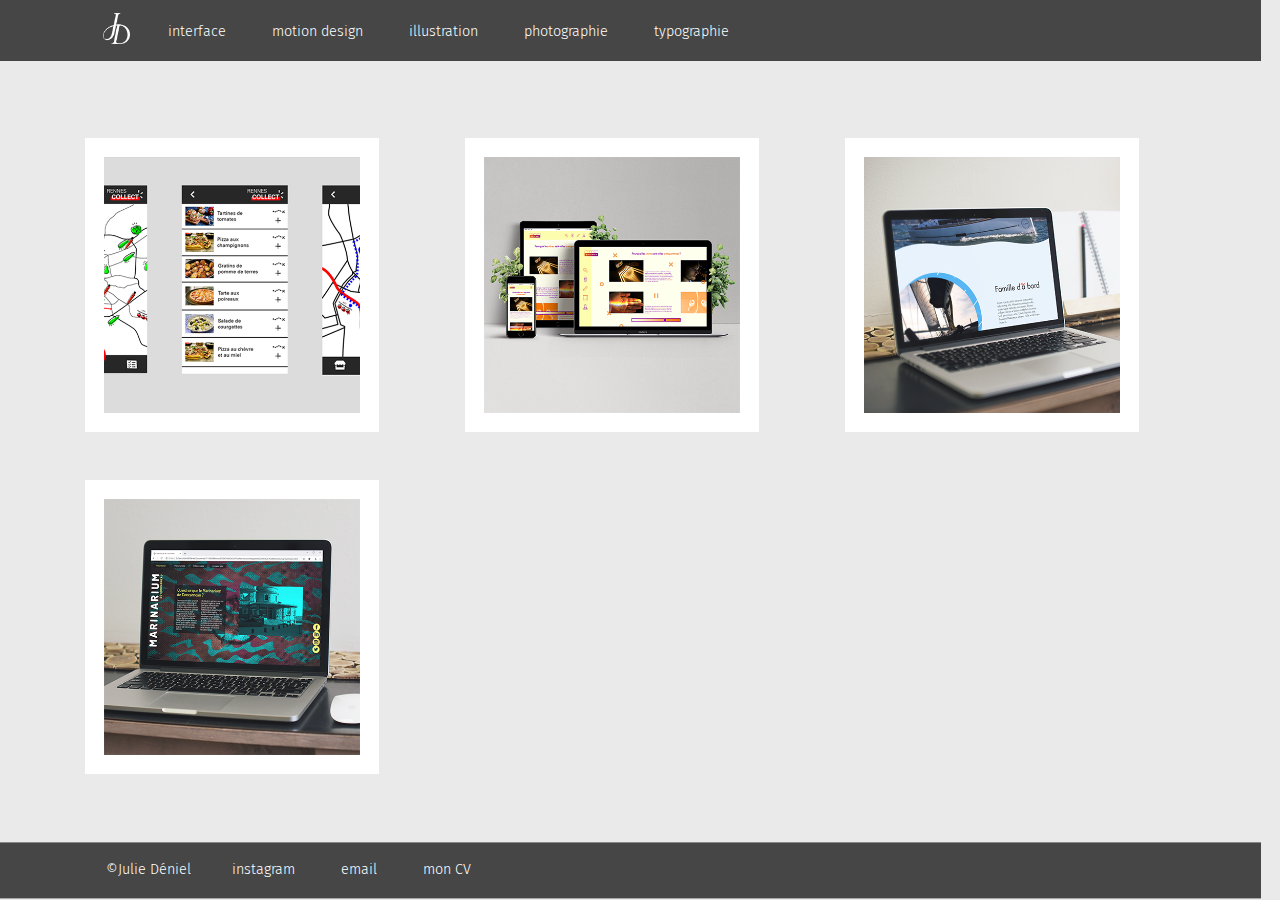
<file: book julie deniel/categories/interfaces.html>
<!DOCTYPE html>
<html>
<head>
        <meta charset="utf-8" />
        <title>Interfaces</title>

        <link href="../css/bootstrap.css" rel="stylesheet">
        <link href="../css/reset.css" rel="stylesheet">
        <link href="../css/style.min.css" rel="stylesheet">
        <link href="../css/fonts.css" rel="stylesheet">



<!-- FAVICON -->
<link rel="apple-touch-icon" sizes="57x57" href="../images/favicon/apple-icon-57x57.png">
<link rel="apple-touch-icon" sizes="60x60" href="../images/favicon../images/favicon/apple-icon-60x60.png">
<link rel="apple-touch-icon" sizes="72x72" href="../images/favicon/apple-icon-72x72.png">
<link rel="apple-touch-icon" sizes="76x76" href="../images/favicon/apple-icon-76x76.png">
<link rel="apple-touch-icon" sizes="114x114" href="../images/favicon/apple-icon-114x114.png">
<link rel="apple-touch-icon" sizes="120x120" href="../images/favicon/apple-icon-120x120.png">
<link rel="apple-touch-icon" sizes="144x144" href="../images/favicon/apple-icon-144x144.png">
<link rel="apple-touch-icon" sizes="152x152" href="../images/favicon/apple-icon-152x152.png">
<link rel="apple-touch-icon" sizes="180x180" href="../images/favicon/apple-icon-180x180.png">
<link rel="icon" type="image/png" sizes="192x192"  href="../images/favicon/android-icon-192x192.png">
<link rel="icon" type="image/png" sizes="32x32" href="../images/favicon/favicon-32x32.png">
<link rel="icon" type="image/png" sizes="96x96" href="../images/favicon/favicon-96x96.png">
<link rel="icon" type="image/png" sizes="16x16" href="../images/favicon/favicon-16x16.png">
<link rel="manifest" href="../images/favicon/manifest.json">
<meta name="msapplication-TileColor" content="#ffffff">
<meta name="msapplication-TileImage" content="../images/favicon/ms-icon-144x144.png">
<meta name="theme-color" content="#ffffff">

</head>


<header>
<nav class="menu">
                <ul>
                    <li><a href="../index.html"><img class="monogramme" src="../images/home/monogramme_transparent_blanc.png" alt="monogramme"></a></li>
                    <li><a class="category" href="#">interface</a></li>
                    <li><a class="category" href="motion_design.html">motion design</a></li>
                    <li><a class="category" href="illustrations.html">illustration</a></li>
                    <li><a class="category" href="photographies.html">photographie</a></li>
                    <li><a class="category" href="typographies.html">typographie</a></li>
                </ul>
</nav>
</header>



<body>
<main id="site_content">

<div class="container">
    <div class="row">
        <div class="col-md-4">
        <figure>
            <a href="../pages_projets/page_projet1.html"><img class="vignettes" alt="rennes ville nouricière" src="../images/home/vignette_rvn.png"></a>
        </figure>
        </div>

        <div class="col-md-4">
        <figure>
            <a href="../pages_projets/page_projet1.html"><img class="vignettes" alt="intra science" src="../images/home/vignette_intrascience.png"></a>
        </figure>
        </div>


        <div class="col-md-4">
        <figure>
            <a href="../pages_projets/page_projet1.html"><img class="vignettes" alt="famille d'à bord" src="../images/home/vignette_fdab.png"></a>
        </figure>
        </div>
    </div>


     <div class="row">
       <div class="col-md-4">
       <figure>
           <a href="../pages_projets/page_projet1.html"><img class="vignettes" alt="marinarium de Concarneau" src="../images/home/vignette_marinarium.png"></a>
       </figure>
       </div>


        <div class="offset-md-4 offset-md-4"></div>
    </div>
</div>
</main>
</body>

<footer>
   <nav class="navbar">
                <ul>
                    <li>©Julie Déniel</li>
                    <li><a href="https://www.instagram.com/julie.deniel.design/">instagram</a></li>
                    <li><a href="#">email</a></li>
                    <li><a href="CV_2019.pdf">mon CV</a></li>
                </ul>
</nav>
</footer>

</html>
</file>
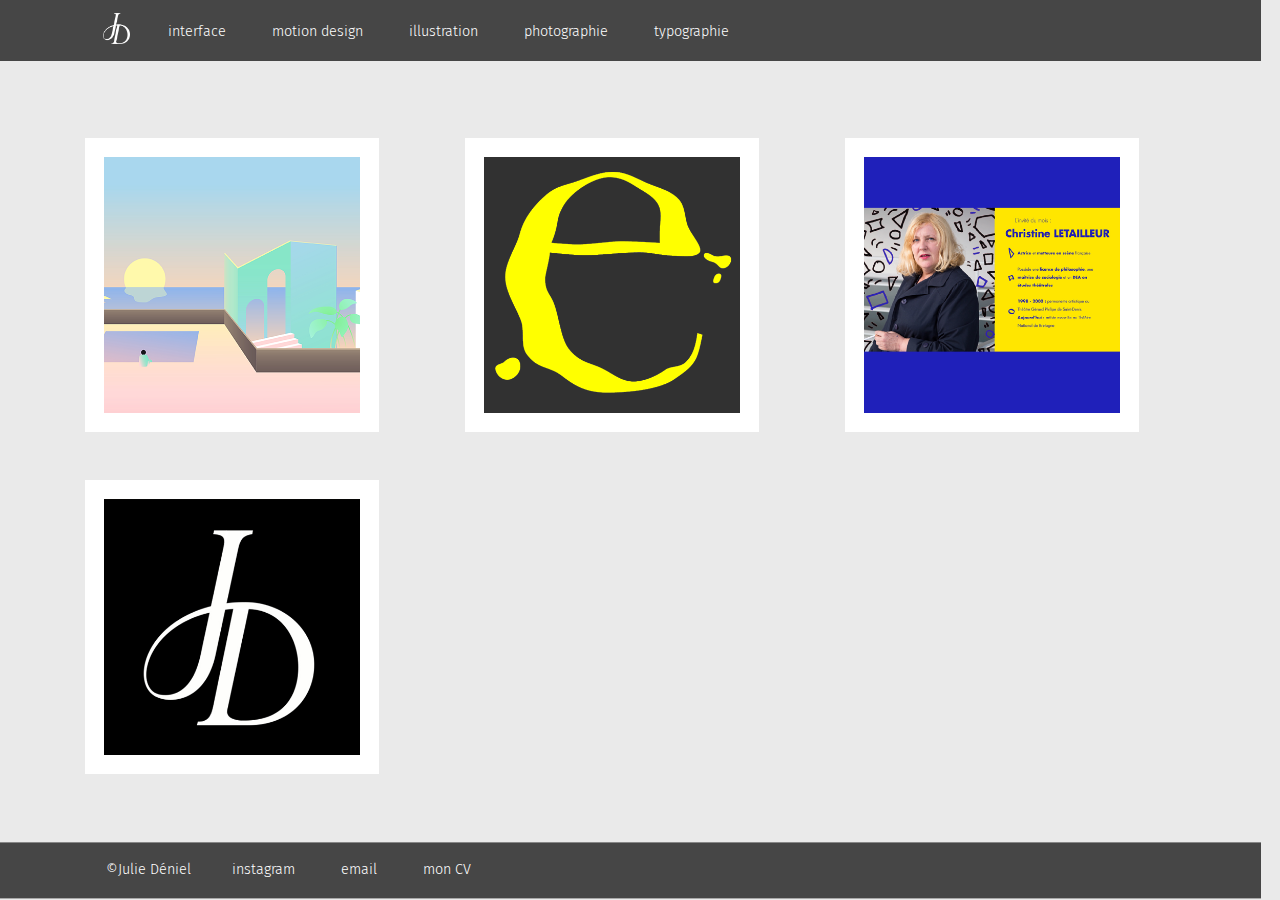
<file: book julie deniel/categories/motion_design.html>
<!DOCTYPE html>
<html>
<head>
        <meta charset="utf-8" />
        <title>Motion Design</title>

        <link href="../css/bootstrap.css" rel="stylesheet">
        <link href="../css/reset.css" rel="stylesheet">
        <link href="../css/style.min.css" rel="stylesheet">
        <link href="../css/fonts.css" rel="stylesheet">



<!-- FAVICON -->
<link rel="apple-touch-icon" sizes="57x57" href="../images/favicon/apple-icon-57x57.png">
<link rel="apple-touch-icon" sizes="60x60" href="../images/favicon../images/favicon/apple-icon-60x60.png">
<link rel="apple-touch-icon" sizes="72x72" href="../images/favicon/apple-icon-72x72.png">
<link rel="apple-touch-icon" sizes="76x76" href="../images/favicon/apple-icon-76x76.png">
<link rel="apple-touch-icon" sizes="114x114" href="../images/favicon/apple-icon-114x114.png">
<link rel="apple-touch-icon" sizes="120x120" href="../images/favicon/apple-icon-120x120.png">
<link rel="apple-touch-icon" sizes="144x144" href="../images/favicon/apple-icon-144x144.png">
<link rel="apple-touch-icon" sizes="152x152" href="../images/favicon/apple-icon-152x152.png">
<link rel="apple-touch-icon" sizes="180x180" href="../images/favicon/apple-icon-180x180.png">
<link rel="icon" type="image/png" sizes="192x192"  href="../images/favicon/android-icon-192x192.png">
<link rel="icon" type="image/png" sizes="32x32" href="../images/favicon/favicon-32x32.png">
<link rel="icon" type="image/png" sizes="96x96" href="../images/favicon/favicon-96x96.png">
<link rel="icon" type="image/png" sizes="16x16" href="../images/favicon/favicon-16x16.png">
<link rel="manifest" href="../images/favicon/manifest.json">
<meta name="msapplication-TileColor" content="#ffffff">
<meta name="msapplication-TileImage" content="../images/favicon/ms-icon-144x144.png">
<meta name="theme-color" content="#ffffff">

</head>


<header>
<nav class="menu">
                <ul>
                    <li><a href="../index.html"><img class="monogramme" src="../images/home/monogramme_transparent_blanc.png" alt="monogramme"></a></li>
                    <li><a class="category" href="interfaces.html">interface</a></li>
                    <li><a class="category" href="#">motion design</a></li>
                    <li><a class="category" href="illustrations.html">illustration</a></li>
                    <li><a class="category" href="photographies.html">photographie</a></li>
                    <li><a class="category" href="typographies.html">typographie</a></li>
                </ul>
</nav>
</header>



<body>
<main id="site_content">

<div class="container">
    <div class="row">
      <div class="col-md-4">
      <figure>
          <a href="../pages_projets/page_projet1.html"><img class="vignettes" alt="paradis video 360" src="../images/home/vignette_paradis360.png"></a>
      </figure>
      </div>

      <div class="col-md-4">
      <figure>
          <a href="../pages_projets/page_projet1.html"><img class="vignettes" alt="extraordinaire" src="../images/home/vignette_extraordinaire.png"></a>
      </figure>
      </div>


      <div class="col-md-4">
      <figure>
          <a href="../pages_projets/page_projet1.html"><img class="vignettes" alt="pause théâtre" src="../images/home/vignette_pausetheatre.png"></a>
      </figure>
      </div>
    </div>


     <div class="row">
       <div class="col-md-4">
       <figure>
           <a href="../pages_projets/page_projet1.html"><img class="vignettes" alt="monogramme" src="../images/home/vignette_monogramme.png"></a>
       </figure>
       </div>


        <div class="offset-md-4 offset-md-4"></div>
    </div>
</div>
</main>
</body>

<footer>
   <nav class="navbar">
                <ul>
                    <li>©Julie Déniel</li>
                    <li><a href="https://www.instagram.com/julie.deniel.design/">instagram</a></li>
                    <li><a href="#">email</a></li>
                    <li><a href="CV_2019.pdf">mon CV</a></li>
                </ul>
</nav>
</footer>

</html>
</file>
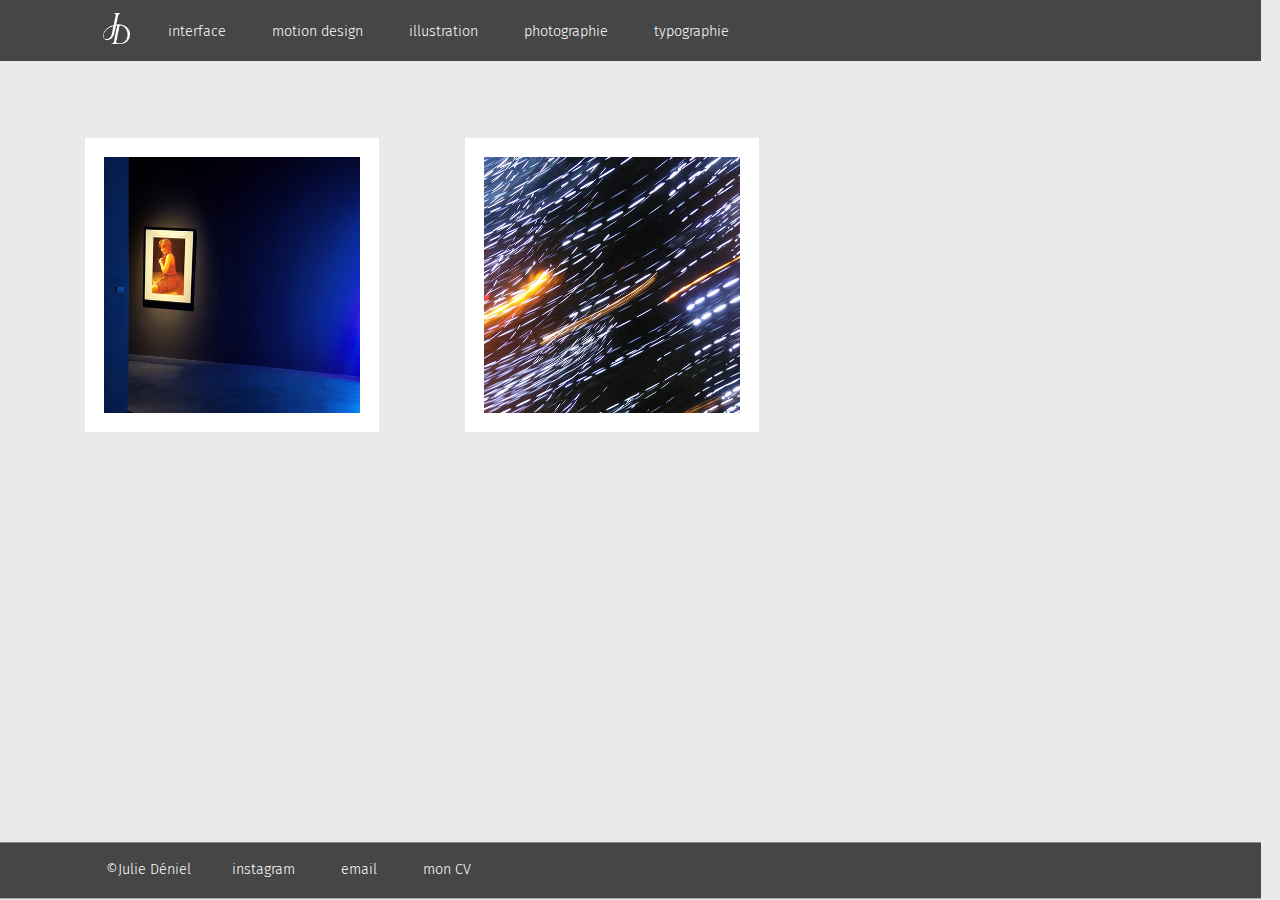
<file: book julie deniel/categories/photographies.html>
<!DOCTYPE html>
<html>
<head>
        <meta charset="utf-8" />
        <title>Photographie</title>

        <link href="../css/bootstrap.css" rel="stylesheet">
        <link href="../css/reset.css" rel="stylesheet">
        <link href="../css/style.min.css" rel="stylesheet">
        <link href="../css/fonts.css" rel="stylesheet">



<!-- FAVICON -->
<link rel="apple-touch-icon" sizes="57x57" href="../images/favicon/apple-icon-57x57.png">
<link rel="apple-touch-icon" sizes="60x60" href="../images/favicon../images/favicon/apple-icon-60x60.png">
<link rel="apple-touch-icon" sizes="72x72" href="../images/favicon/apple-icon-72x72.png">
<link rel="apple-touch-icon" sizes="76x76" href="../images/favicon/apple-icon-76x76.png">
<link rel="apple-touch-icon" sizes="114x114" href="../images/favicon/apple-icon-114x114.png">
<link rel="apple-touch-icon" sizes="120x120" href="../images/favicon/apple-icon-120x120.png">
<link rel="apple-touch-icon" sizes="144x144" href="../images/favicon/apple-icon-144x144.png">
<link rel="apple-touch-icon" sizes="152x152" href="../images/favicon/apple-icon-152x152.png">
<link rel="apple-touch-icon" sizes="180x180" href="../images/favicon/apple-icon-180x180.png">
<link rel="icon" type="image/png" sizes="192x192"  href="../images/favicon/android-icon-192x192.png">
<link rel="icon" type="image/png" sizes="32x32" href="../images/favicon/favicon-32x32.png">
<link rel="icon" type="image/png" sizes="96x96" href="../images/favicon/favicon-96x96.png">
<link rel="icon" type="image/png" sizes="16x16" href="../images/favicon/favicon-16x16.png">
<link rel="manifest" href="../images/favicon/manifest.json">
<meta name="msapplication-TileColor" content="#ffffff">
<meta name="msapplication-TileImage" content="../images/favicon/ms-icon-144x144.png">
<meta name="theme-color" content="#ffffff">

</head>



<header>
<nav class="menu">
                <ul>
                    <li><a href="../index.html"><img class="monogramme" src="../images/home/monogramme_transparent_blanc.png" alt="monogramme"></a></li>
                    <li><a class="category" href="interfaces.html">interface</a></li>
                    <li><a class="category" href="motion_design.html">motion design</a></li>
                    <li><a class="category" href="illustrations.html">illustration</a></li>
                    <li><a class="category" href="#">photographie</a></li>
                    <li><a class="category" href="typographies.html">typographie</a></li>
                </ul>
</nav>
</header>


<body>

<main id="site_content">
<div class="container">
    <div class="row">
      <div class="col-md-4">
      <figure>
          <a href="../pages_projets/page_projet1.html"><img class="vignettes" alt="anvers & rotterdam" src="../images/home/vignette_photorotterdam.png"></a>
      </figure>
      </div>

      <div class="col-md-4">
      <figure>
          <a href="../pages_projets/page_projet1.html"><img class="vignettes" alt="photographie musique MANAA" src="../images/home/vignette_musique_manaa.png"></a>
      </figure>
      </div>


        <div class="offset-md-4"></div>
    </div>
</div>
</main>
</body>

<footer>
   <nav class="navbar">
                <ul>
                    <li>©Julie Déniel</li>
                    <li><a href="https://www.instagram.com/julie.deniel.design/">instagram</a></li>
                    <li><a href="#">email</a></li>
                    <li><a href="CV_2019.pdf">mon CV</a></li>
                </ul>
</nav>
</footer>

</html>
</file>
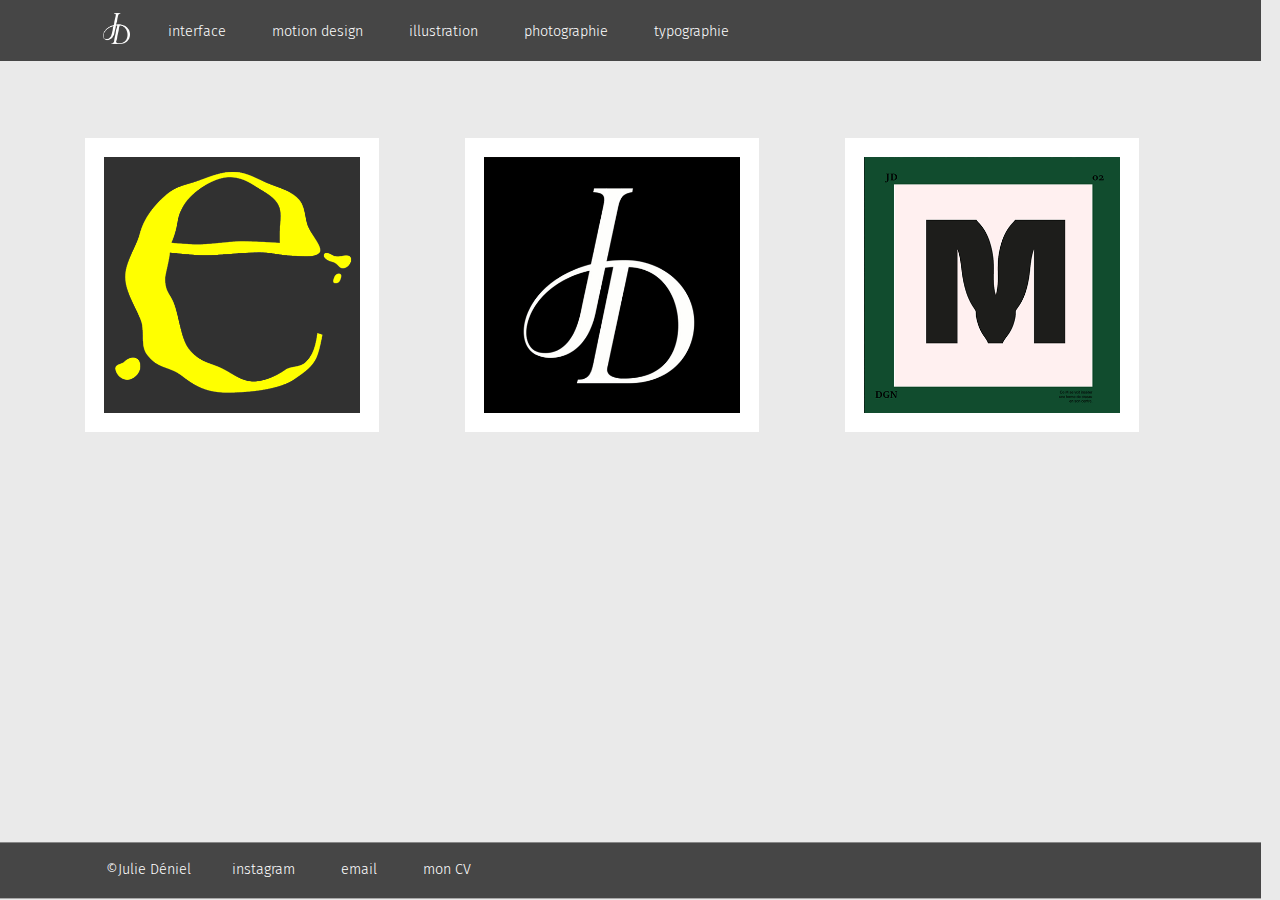
<file: book julie deniel/categories/typographies.html>
<!DOCTYPE html>
<html>
<head>
        <meta charset="utf-8" />
        <title>Typographie</title>

        <link href="../css/bootstrap.css" rel="stylesheet">
        <link href="../css/reset.css" rel="stylesheet">
        <link href="../css/style.min.css" rel="stylesheet">
        <link href="../css/fonts.css" rel="stylesheet">



<!-- FAVICON -->
<link rel="apple-touch-icon" sizes="57x57" href="../images/favicon/apple-icon-57x57.png">
<link rel="apple-touch-icon" sizes="60x60" href="../images/favicon../images/favicon/apple-icon-60x60.png">
<link rel="apple-touch-icon" sizes="72x72" href="../images/favicon/apple-icon-72x72.png">
<link rel="apple-touch-icon" sizes="76x76" href="../images/favicon/apple-icon-76x76.png">
<link rel="apple-touch-icon" sizes="114x114" href="../images/favicon/apple-icon-114x114.png">
<link rel="apple-touch-icon" sizes="120x120" href="../images/favicon/apple-icon-120x120.png">
<link rel="apple-touch-icon" sizes="144x144" href="../images/favicon/apple-icon-144x144.png">
<link rel="apple-touch-icon" sizes="152x152" href="../images/favicon/apple-icon-152x152.png">
<link rel="apple-touch-icon" sizes="180x180" href="../images/favicon/apple-icon-180x180.png">
<link rel="icon" type="image/png" sizes="192x192"  href="../images/favicon/android-icon-192x192.png">
<link rel="icon" type="image/png" sizes="32x32" href="../images/favicon/favicon-32x32.png">
<link rel="icon" type="image/png" sizes="96x96" href="../images/favicon/favicon-96x96.png">
<link rel="icon" type="image/png" sizes="16x16" href="../images/favicon/favicon-16x16.png">
<link rel="manifest" href="../images/favicon/manifest.json">
<meta name="msapplication-TileColor" content="#ffffff">
<meta name="msapplication-TileImage" content="../images/favicon/ms-icon-144x144.png">
<meta name="theme-color" content="#ffffff">

</head>


<header>
<nav class="menu">
                <ul>
                    <li><a href="../index.html"><img class="monogramme" src="../images/home/monogramme_transparent_blanc.png" alt="monogramme"></a></li>
                    <li><a class="category" href="interfaces.html">interface</a></li>
                    <li><a class="category" href="motion_design.html">motion design</a></li>
                    <li><a class="category" href="illustrations.html">illustration</a></li>
                    <li><a class="category" href="photographies.html">photographie</a></li>
                    <li><a class="category" href="#">typographie</a></li>
                </ul>
</nav>
</header>



<body>
<main id="site_content">
<div class="container">
    <div class="row">
      <div class="col-md-4">
      <figure>
          <a href="../pages_projets/page_projet1.html"><img class="vignettes" alt="extraordinaire" src="../images/home/vignette_extraordinaire.png"></a>
      </figure>
      </div>

      <div class="col-md-4">
      <figure>
          <a href="../pages_projets/page_projet1.html"><img class="vignettes" alt="monogramme" src="../images/home/vignette_monogramme.png"></a>
      </figure>
      </div>


      <div class="col-md-4">
      <figure>
          <a href="../pages_projets/page_projet1.html"><img class="vignettes" alt="jardin typographique" src="../images/home/vignette_jardintypo.png"></a>
      </figure>
      </div>
    </div>
</div>
</main>
</body>

<footer>
   <nav class="navbar">
                <ul>
                    <li>©Julie Déniel</li>
                    <li><a href="https://www.instagram.com/julie.deniel.design/">instagram</a></li>
                    <li><a href="#">email</a></li>
                    <li><a href="CV_2019.pdf">mon CV</a></li>
                </ul>
</nav>
</footer>

</html>
</file>
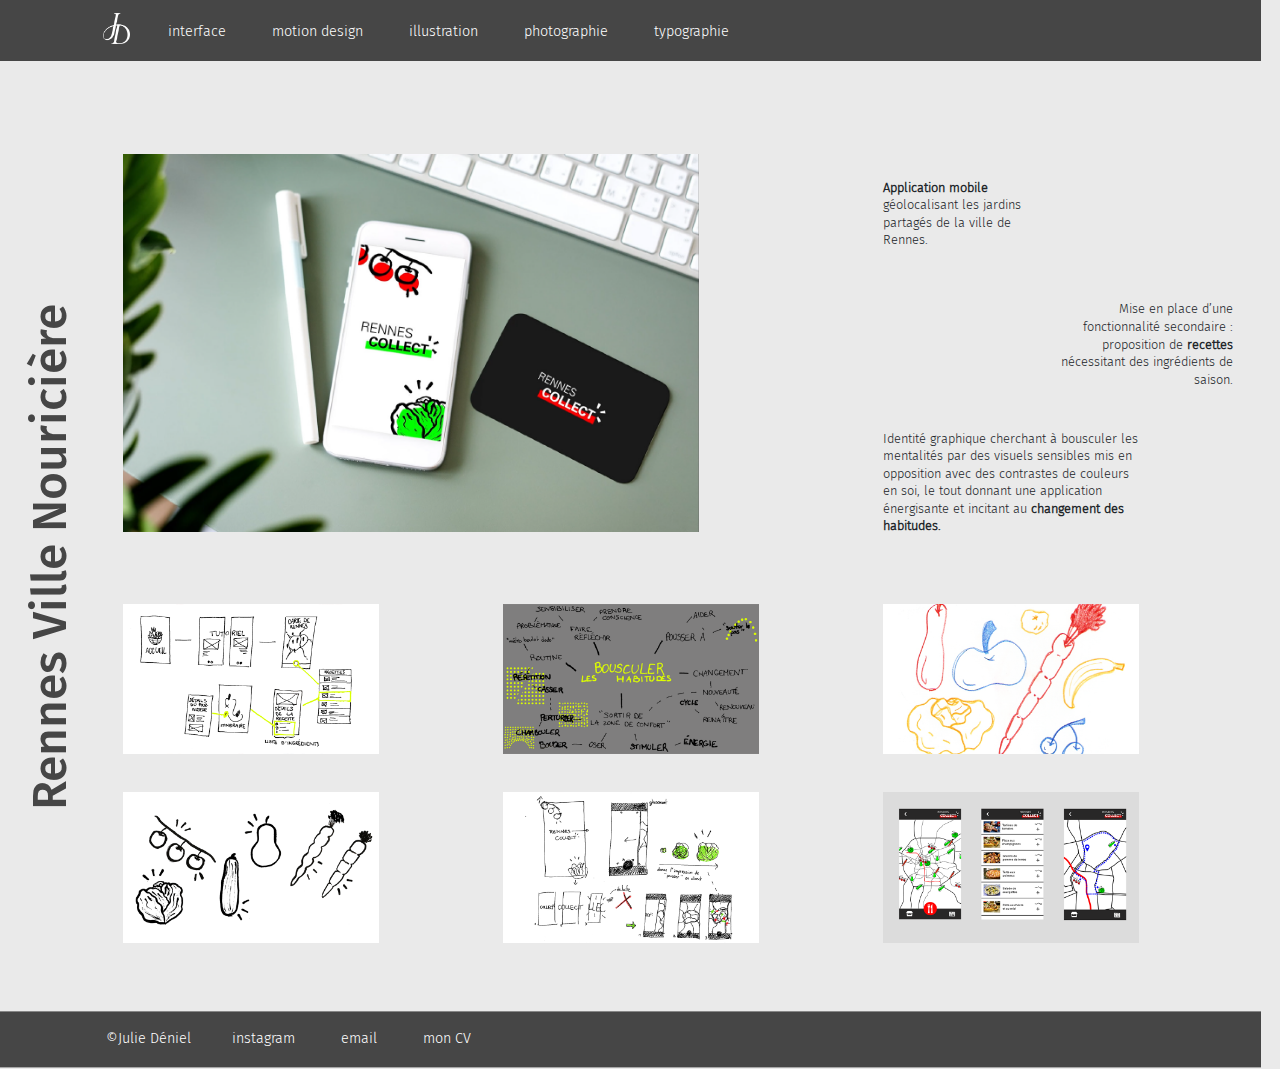
<file: book julie deniel/pages_projets/page_projet1.html>
<!DOCTYPE html>
<html lang="fr">
  <head>
    <meta charset="utf-8">
    <title>Page projet 1</title>

        <link href="../css/bootstrap.css" rel="stylesheet">
        <link href="../css/reset.css" rel="stylesheet">
        <link href="../css/style.min.css" rel="stylesheet">
        <link href="../css/fonts.css" rel="stylesheet">



<!-- FAVICON -->

<link rel="apple-touch-icon" sizes="57x57" href="../images/favicon/apple-icon-57x57.png">
<link rel="apple-touch-icon" sizes="60x60" href="../images/favicon../images/favicon/apple-icon-60x60.png">
<link rel="apple-touch-icon" sizes="72x72" href="../images/favicon/apple-icon-72x72.png">
<link rel="apple-touch-icon" sizes="76x76" href="../images/favicon/apple-icon-76x76.png">
<link rel="apple-touch-icon" sizes="114x114" href="../images/favicon/apple-icon-114x114.png">
<link rel="apple-touch-icon" sizes="120x120" href="../images/favicon/apple-icon-120x120.png">
<link rel="apple-touch-icon" sizes="144x144" href="../images/favicon/apple-icon-144x144.png">
<link rel="apple-touch-icon" sizes="152x152" href="../images/favicon/apple-icon-152x152.png">
<link rel="apple-touch-icon" sizes="180x180" href="../images/favicon/apple-icon-180x180.png">
<link rel="icon" type="image/png" sizes="192x192"  href="../images/favicon/android-icon-192x192.png">
<link rel="icon" type="image/png" sizes="32x32" href="../images/favicon/favicon-32x32.png">
<link rel="icon" type="image/png" sizes="96x96" href="../images/favicon/favicon-96x96.png">
<link rel="icon" type="image/png" sizes="16x16" href="../images/favicon/favicon-16x16.png">
<link rel="manifest" href="../images/favicon/manifest.json">
<meta name="msapplication-TileColor" content="#ffffff">
<meta name="msapplication-TileImage" content="../images/favicon/ms-icon-144x144.png">
<meta name="theme-color" content="#ffffff">

</head>


<!-- MENU -->

<header>
<nav class="menu">
                <ul>
                    <li><a href="../index.html"><img class="monogramme" src="../images/home/monogramme_transparent_blanc.png" alt="monogramme"></a></li>
                    <li><a class="category" href="../categories/interfaces.html">interface</a></li>
                    <li><a class="category" href="../categories/motion_design.html">motion design</a></li>
                    <li><a class="category" href="../categories/illustrations.html">illustration</a></li>
                    <li><a class="category" href="../categories/photographies.html">photographie</a></li>
                    <li><a class="category" href="../categories/typographies.html">typographie</a></li>
                </ul>
</nav>
</header>






<body>
<main id="site_content">

<p class="titre">Rennes Ville Nouricière</p>


<!-- VISUEL PRINCIPAL + EXPLICATIONS -->

<div class="container">
    <section class="row">
        <div class="col-md-7">
          <img class="big_img" src="../images/projets/RVN/RVN_mockup_FIXE.png" alt="mockup fixe">
        </div>


        <div class="offset-md-1 col-md-4">
          <div class="row">
            <div class="col-lg-6 description debut"><p><em>Application mobile</em> géolocalisant les jardins partagés de la ville de Rennes. </p></div>
            <div class="offset-lg-6"></div>
          </div>

          <div class="row">
            <div class="offset-lg-5 col-lg-7 description milieu align-right"><p>Mise en place d’une fonctionnalité secondaire : proposition de <em>recettes</em> nécessitant des ingrédients de saison.</p></div>
          </div>

          <div class="row">
            <div class="col-lg-9 description fin"><p>Identité graphique cherchant à bousculer les mentalités par des visuels sensibles mis en opposition avec des contrastes de couleurs en soi, le tout donnant une application énergisante et incitant au <em>changement des habitudes.</em></p></div>
            <div class="offset-lg-3"></div>
          </div>
        </div>
    </section>


<!-- RANGEE VIGNETTES 1 -->

<section>
<div class="row">
    <div class="col-md-4">
        <img class="small_img" src="../images/projets/RVN/RVN_arborescence.png" alt="arborescence">
    </div>

    <div class="col-md-4">
        <img class="small_img" src="../images/projets/RVN/RVN_mindmap.png" alt="mindmap">
    </div>

    <div class="col-md-4">
        <img class="small_img" src="../images/projets/RVN/RVN_croquis_2.png" alt="croquis">
    </div>
</div>


<!-- RANGEE VIGNETTES 2 -->

<div class="row">
    <div class="col-md-4">
        <img class="small_img" src="../images/projets/RVN/RVN_croquis.png" alt="croquis">
    </div>

    <div class="col-md-4">
        <img class="small_img" src="../images/projets/RVN/RVN_developpement.png" alt="developpement">
    </div>

    <div class="col-md-4">
        <img class="small_img" src="../images/projets/RVN/RVN_screen.png" alt="screen">
    </div>
</div>
</section>

</div>
</main>
</body>

<footer>
   <nav class="navbar">
                <ul>
                    <li>©Julie Déniel</li>
                    <li><a href="https://www.instagram.com/julie.deniel.design/">instagram</a></li>
                    <li><a href="#">email</a></li>
                    <li><a href="CV_2019.pdf">mon CV</a></li>
                </ul>
</nav>
</footer>

</html>
</file>
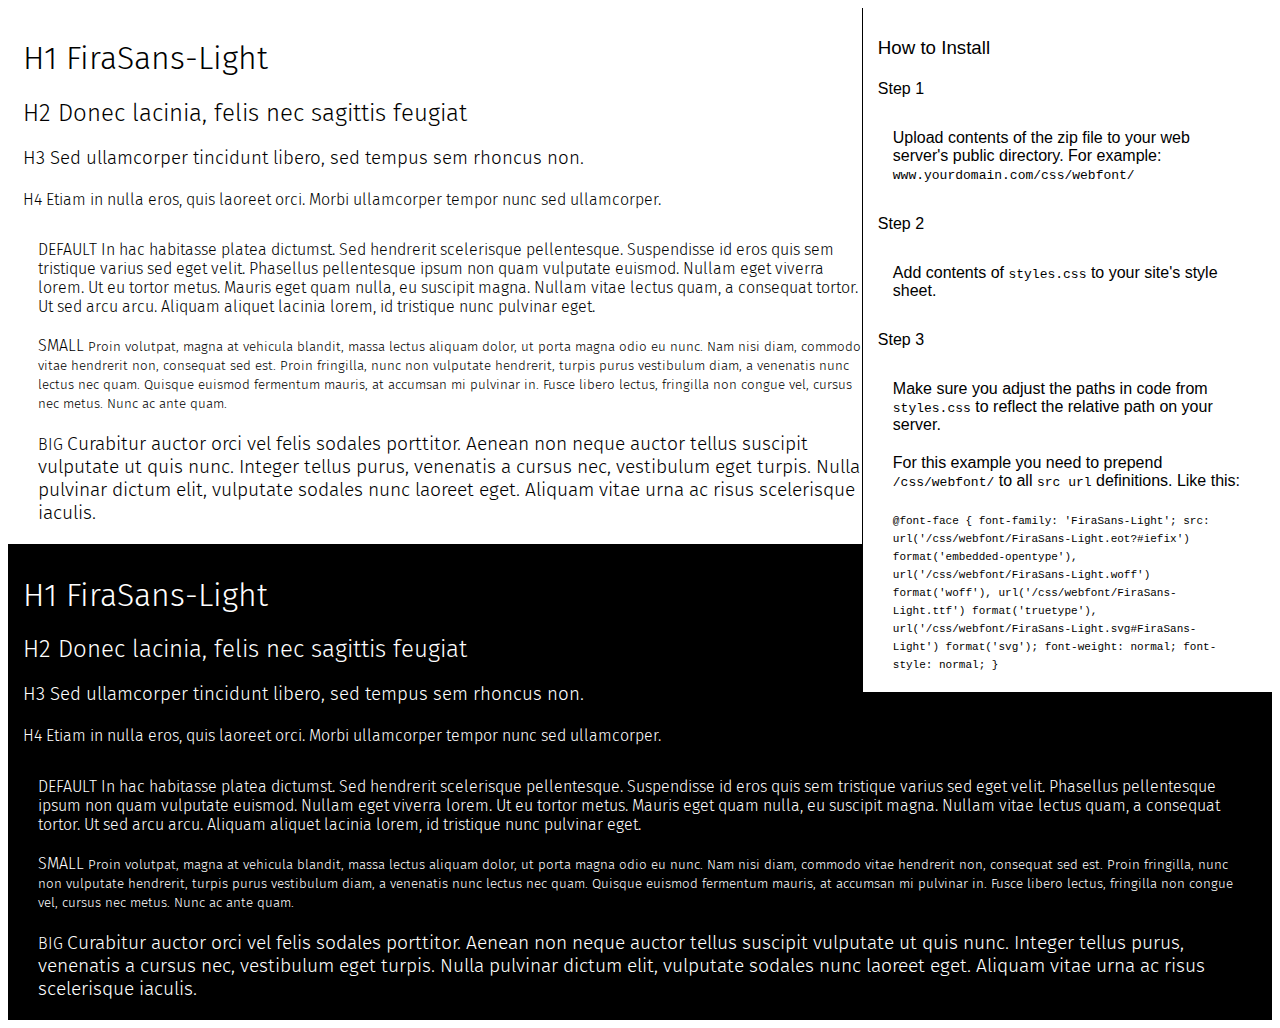
<file: book julie deniel/downloads/FiraSans-Light/preview.html>
<!DOCTYPE html>
<html>
<head>
<title>
FiraSans-Light
 - Web font preview
</title>
<style type='text/css'>

@font-face {
  font-family: 'FiraSans-Light';
  src: url('FiraSans-Light.eot?#iefix') format('embedded-opentype'),  url('FiraSans-Light.woff') format('woff'), url('FiraSans-Light.ttf')  format('truetype'), url('FiraSans-Light.svg#FiraSans-Light') format('svg');
  font-weight: normal;
  font-style: normal;
}

body { font-family: 'FiraSans-Light' !important; }
h1, h2, h3, h4 { font-weight: normal; }
.reg { color:black; background:white; }
.inverse { color:white; background:black; }
div { padding: 10px 15px; }
.right { background:white; width:30%; float: right; font-family: sans-serif; border: 1px solid black; border-width: 0 0 1px 1px;}
</style>
</head>
<body>
<div class='right'>
<h3>How to Install</h3>
<h4>Step 1</h4>
<div>
Upload contents of the zip file to your web server's public directory. For example:
<code>www.yourdomain.com/css/webfont/</code>
</div>
<h4>Step 2</h4>
<div>
Add contents of
<code>styles.css</code>
to your site's style sheet.
</div>
<h4>Step 3</h4>
<div>
Make sure you adjust the paths in code from
<code>styles.css</code>
to reflect the relative path on your server.
</div>
<div>
For this example you need to prepend
<code>/css/webfont/</code>
to all
<code>src url</code>
definitions. Like this:
</div>
<div>
<code style='font-size:11px;'>@font-face {
  font-family: 'FiraSans-Light';
  src: url('/css/webfont/FiraSans-Light.eot?#iefix') format('embedded-opentype'),  url('/css/webfont/FiraSans-Light.woff') format('woff'), url('/css/webfont/FiraSans-Light.ttf')  format('truetype'), url('/css/webfont/FiraSans-Light.svg#FiraSans-Light') format('svg');
  font-weight: normal;
  font-style: normal;
}</code>
</div>
</div>
<div class='reg'>
<h1>
H1
FiraSans-Light
</h1>
<h2>
H2
Donec lacinia, felis nec sagittis feugiat
</h2>
<h3>
H3
Sed ullamcorper tincidunt libero, sed tempus sem rhoncus non.
</h3>
<h4>
H4
Etiam in nulla eros, quis laoreet orci. Morbi ullamcorper tempor nunc sed ullamcorper.
</h4>
<div>
DEFAULT
In hac habitasse platea dictumst. Sed hendrerit scelerisque pellentesque. Suspendisse id eros quis sem tristique varius sed eget velit. Phasellus pellentesque ipsum non quam vulputate euismod. Nullam eget viverra lorem. Ut eu tortor metus. Mauris eget quam nulla, eu suscipit magna. Nullam vitae lectus quam, a consequat tortor. Ut sed arcu arcu. Aliquam aliquet lacinia lorem, id tristique nunc pulvinar eget.
</div>
<div>
SMALL
<small>
Proin volutpat, magna at vehicula blandit, massa lectus aliquam dolor, ut porta magna odio eu nunc. Nam nisi diam, commodo vitae hendrerit non, consequat sed est. Proin fringilla, nunc non vulputate hendrerit, turpis purus vestibulum diam, a venenatis nunc lectus nec quam. Quisque euismod fermentum mauris, at accumsan mi pulvinar in. Fusce libero lectus, fringilla non congue vel, cursus nec metus. Nunc ac ante quam.
</small>
</div>
<div>
BIG
<big>
Curabitur auctor orci vel felis sodales porttitor. Aenean non neque auctor tellus suscipit vulputate ut quis nunc. Integer tellus purus, venenatis a cursus nec, vestibulum eget turpis. Nulla pulvinar dictum elit, vulputate sodales nunc laoreet eget. Aliquam vitae urna ac risus scelerisque iaculis.
</big>
</div>

</div>
<div class='inverse'>
<h1>
H1
FiraSans-Light
</h1>
<h2>
H2
Donec lacinia, felis nec sagittis feugiat
</h2>
<h3>
H3
Sed ullamcorper tincidunt libero, sed tempus sem rhoncus non.
</h3>
<h4>
H4
Etiam in nulla eros, quis laoreet orci. Morbi ullamcorper tempor nunc sed ullamcorper.
</h4>
<div>
DEFAULT
In hac habitasse platea dictumst. Sed hendrerit scelerisque pellentesque. Suspendisse id eros quis sem tristique varius sed eget velit. Phasellus pellentesque ipsum non quam vulputate euismod. Nullam eget viverra lorem. Ut eu tortor metus. Mauris eget quam nulla, eu suscipit magna. Nullam vitae lectus quam, a consequat tortor. Ut sed arcu arcu. Aliquam aliquet lacinia lorem, id tristique nunc pulvinar eget.
</div>
<div>
SMALL
<small>
Proin volutpat, magna at vehicula blandit, massa lectus aliquam dolor, ut porta magna odio eu nunc. Nam nisi diam, commodo vitae hendrerit non, consequat sed est. Proin fringilla, nunc non vulputate hendrerit, turpis purus vestibulum diam, a venenatis nunc lectus nec quam. Quisque euismod fermentum mauris, at accumsan mi pulvinar in. Fusce libero lectus, fringilla non congue vel, cursus nec metus. Nunc ac ante quam.
</small>
</div>
<div>
BIG
<big>
Curabitur auctor orci vel felis sodales porttitor. Aenean non neque auctor tellus suscipit vulputate ut quis nunc. Integer tellus purus, venenatis a cursus nec, vestibulum eget turpis. Nulla pulvinar dictum elit, vulputate sodales nunc laoreet eget. Aliquam vitae urna ac risus scelerisque iaculis.
</big>
</div>

</div>
</body>
</html>
</file>
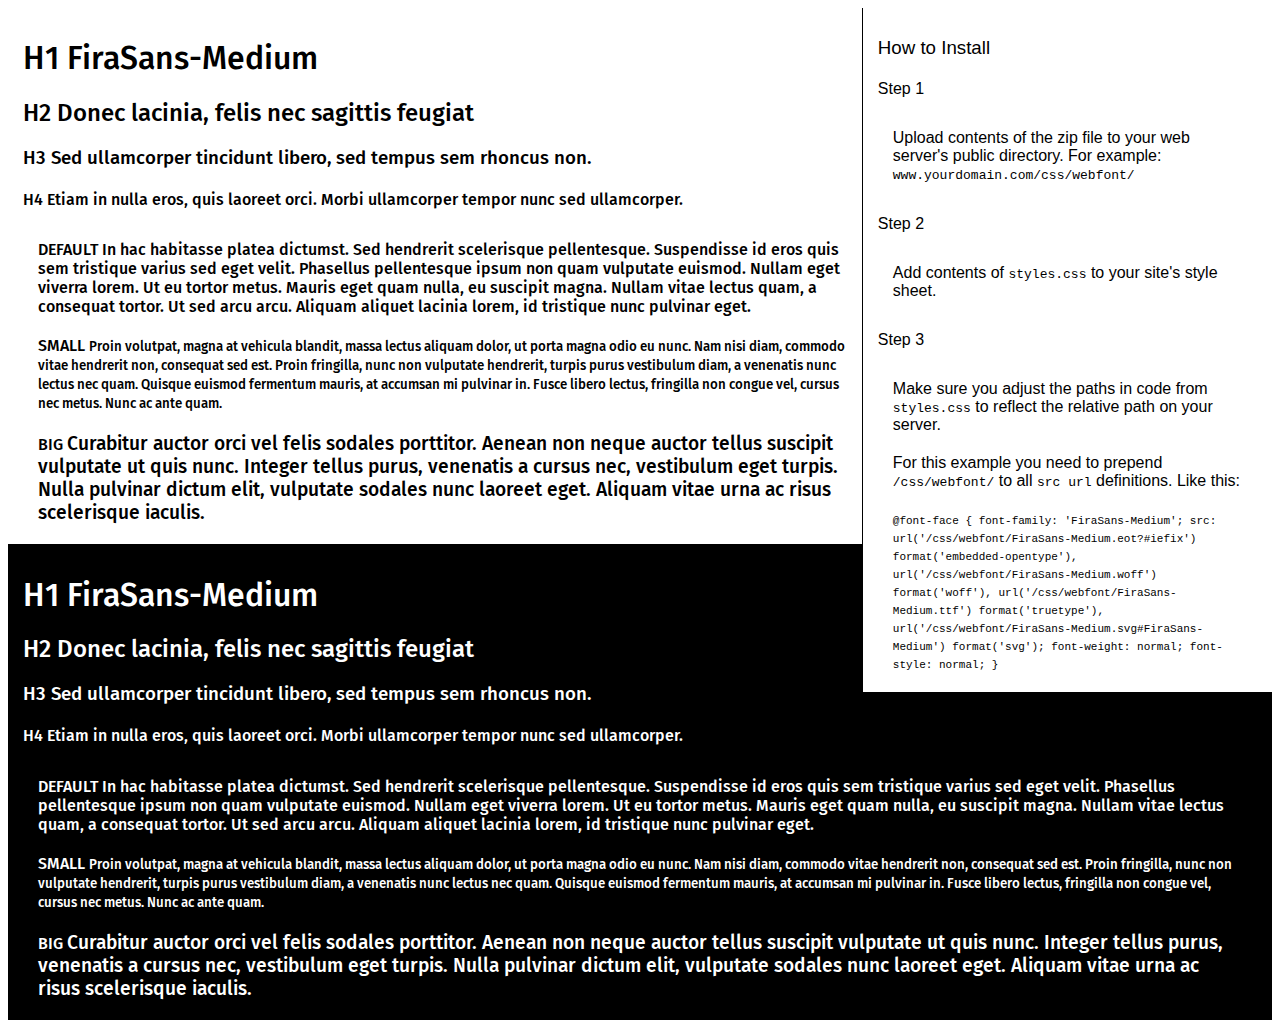
<file: book julie deniel/downloads/FiraSans-Medium/preview.html>
<!DOCTYPE html>
<html>
<head>
<title>
FiraSans-Medium
 - Web font preview
</title>
<style type='text/css'>

@font-face {
  font-family: 'FiraSans-Medium';
  src: url('FiraSans-Medium.eot?#iefix') format('embedded-opentype'),  url('FiraSans-Medium.woff') format('woff'), url('FiraSans-Medium.ttf')  format('truetype'), url('FiraSans-Medium.svg#FiraSans-Medium') format('svg');
  font-weight: normal;
  font-style: normal;
}

body { font-family: 'FiraSans-Medium' !important; }
h1, h2, h3, h4 { font-weight: normal; }
.reg { color:black; background:white; }
.inverse { color:white; background:black; }
div { padding: 10px 15px; }
.right { background:white; width:30%; float: right; font-family: sans-serif; border: 1px solid black; border-width: 0 0 1px 1px;}
</style>
</head>
<body>
<div class='right'>
<h3>How to Install</h3>
<h4>Step 1</h4>
<div>
Upload contents of the zip file to your web server's public directory. For example:
<code>www.yourdomain.com/css/webfont/</code>
</div>
<h4>Step 2</h4>
<div>
Add contents of
<code>styles.css</code>
to your site's style sheet.
</div>
<h4>Step 3</h4>
<div>
Make sure you adjust the paths in code from
<code>styles.css</code>
to reflect the relative path on your server.
</div>
<div>
For this example you need to prepend
<code>/css/webfont/</code>
to all
<code>src url</code>
definitions. Like this:
</div>
<div>
<code style='font-size:11px;'>@font-face {
  font-family: 'FiraSans-Medium';
  src: url('/css/webfont/FiraSans-Medium.eot?#iefix') format('embedded-opentype'),  url('/css/webfont/FiraSans-Medium.woff') format('woff'), url('/css/webfont/FiraSans-Medium.ttf')  format('truetype'), url('/css/webfont/FiraSans-Medium.svg#FiraSans-Medium') format('svg');
  font-weight: normal;
  font-style: normal;
}</code>
</div>
</div>
<div class='reg'>
<h1>
H1
FiraSans-Medium
</h1>
<h2>
H2
Donec lacinia, felis nec sagittis feugiat
</h2>
<h3>
H3
Sed ullamcorper tincidunt libero, sed tempus sem rhoncus non.
</h3>
<h4>
H4
Etiam in nulla eros, quis laoreet orci. Morbi ullamcorper tempor nunc sed ullamcorper.
</h4>
<div>
DEFAULT
In hac habitasse platea dictumst. Sed hendrerit scelerisque pellentesque. Suspendisse id eros quis sem tristique varius sed eget velit. Phasellus pellentesque ipsum non quam vulputate euismod. Nullam eget viverra lorem. Ut eu tortor metus. Mauris eget quam nulla, eu suscipit magna. Nullam vitae lectus quam, a consequat tortor. Ut sed arcu arcu. Aliquam aliquet lacinia lorem, id tristique nunc pulvinar eget.
</div>
<div>
SMALL
<small>
Proin volutpat, magna at vehicula blandit, massa lectus aliquam dolor, ut porta magna odio eu nunc. Nam nisi diam, commodo vitae hendrerit non, consequat sed est. Proin fringilla, nunc non vulputate hendrerit, turpis purus vestibulum diam, a venenatis nunc lectus nec quam. Quisque euismod fermentum mauris, at accumsan mi pulvinar in. Fusce libero lectus, fringilla non congue vel, cursus nec metus. Nunc ac ante quam.
</small>
</div>
<div>
BIG
<big>
Curabitur auctor orci vel felis sodales porttitor. Aenean non neque auctor tellus suscipit vulputate ut quis nunc. Integer tellus purus, venenatis a cursus nec, vestibulum eget turpis. Nulla pulvinar dictum elit, vulputate sodales nunc laoreet eget. Aliquam vitae urna ac risus scelerisque iaculis.
</big>
</div>

</div>
<div class='inverse'>
<h1>
H1
FiraSans-Medium
</h1>
<h2>
H2
Donec lacinia, felis nec sagittis feugiat
</h2>
<h3>
H3
Sed ullamcorper tincidunt libero, sed tempus sem rhoncus non.
</h3>
<h4>
H4
Etiam in nulla eros, quis laoreet orci. Morbi ullamcorper tempor nunc sed ullamcorper.
</h4>
<div>
DEFAULT
In hac habitasse platea dictumst. Sed hendrerit scelerisque pellentesque. Suspendisse id eros quis sem tristique varius sed eget velit. Phasellus pellentesque ipsum non quam vulputate euismod. Nullam eget viverra lorem. Ut eu tortor metus. Mauris eget quam nulla, eu suscipit magna. Nullam vitae lectus quam, a consequat tortor. Ut sed arcu arcu. Aliquam aliquet lacinia lorem, id tristique nunc pulvinar eget.
</div>
<div>
SMALL
<small>
Proin volutpat, magna at vehicula blandit, massa lectus aliquam dolor, ut porta magna odio eu nunc. Nam nisi diam, commodo vitae hendrerit non, consequat sed est. Proin fringilla, nunc non vulputate hendrerit, turpis purus vestibulum diam, a venenatis nunc lectus nec quam. Quisque euismod fermentum mauris, at accumsan mi pulvinar in. Fusce libero lectus, fringilla non congue vel, cursus nec metus. Nunc ac ante quam.
</small>
</div>
<div>
BIG
<big>
Curabitur auctor orci vel felis sodales porttitor. Aenean non neque auctor tellus suscipit vulputate ut quis nunc. Integer tellus purus, venenatis a cursus nec, vestibulum eget turpis. Nulla pulvinar dictum elit, vulputate sodales nunc laoreet eget. Aliquam vitae urna ac risus scelerisque iaculis.
</big>
</div>

</div>
</body>
</html>
</file>
<file: book julie deniel/css/fonts.css>
@font-face {
  font-family: 'FiraSans-Medium';
  src: url('../fonts/FiraSans-Medium.eot?#iefix') format('embedded-opentype'),  url('../fonts/FiraSans-Medium.woff') format('woff'), url('../fonts/FiraSans-Medium.ttf')  format('truetype'), url('../fonts/FiraSans-Medium.svg#FiraSans-Medium') format('svg');
  font-weight: normal;
  font-style: normal;
}


@font-face {
  font-family: 'FiraSans-Light';
  src: url('../fonts/FiraSans-Light.eot?#iefix') format('embedded-opentype'),  url('../fonts/FiraSans-Light.woff') format('woff'), url('../fonts/FiraSans-Light.ttf')  format('truetype'), url('../fonts/FiraSans-Light.svg#FiraSans-Light') format('svg');
  font-weight: normal;
  font-style: normal;
}
</file>
<file: book julie deniel/css/style.min.css>
body{display:flex;flex-direction:column;min-height:100vh;background-color:#eaeaea;padding-top:7%}body #site_content{flex:1}header{position:absolute;top:0}header .menu{list-style:none;margin:0;padding:0;position:fixed;left:0;z-index:2000}nav ul{width:98.5vw;background-color:#464646;position:absolute;top:0;left:0;padding-left:7vw}nav li{display:inline-block;margin:0.5rem;padding:0.5rem;font-family:FiraSans-Light;font-size:0.9rem;color:white}nav li a{display:block;text-decoration:none;padding:5px;font-family:FiraSans-Light;font-size:0.9rem;color:white}nav li a .monogramme{width:1.7rem;margin:-0.5rem;padding:-0.5rem}footer{margin-top:8vw;transform:translateY(-2.6rem)}.home{height:90vh;background-image:url("../images/home/home_background.png");top:10vh}.home .mon_nom{position:relative;top:35%;left:5%;font-size:450%;font-family:FiraSans-Medium;color:white}.home hr{position:relative;top:40%;left:7%;border:1px solid white}.home .mes_diplomes{position:relative;top:45%;left:5%;line-height:1.3rem;font-size:100%;font-family:FiraSans-Light;color:white}@media (min-width: 768px){figure{width:23vw;height:23vw;background-image:url("../images/home/fond_blanc.png");margin-top:3rem}figure .vignettes{width:20vw;position:relative;top:50%;left:50%;transform:translateX(-50%) translateY(-50%)}}@media (max-width: 768px){figure{height:95vw;background-image:url("../images/home/fond_blanc.png");margin-top:1.5rem;margin-bottom:1.5rem}figure .vignettes{width:90%;position:relative;top:50%;left:50%;transform:translateX(-50%) translateY(-50%)}}@media (min-width: 768px){.titre{font-family:FiraSans-Medium;font-size:3rem;color:#464646;transform-origin:0 0;transform:rotate(-90deg);position:fixed;top:90%;left:2vw}}@media (max-width: 768px){.titre{font-family:FiraSans-Medium;font-size:3rem;color:#464646;text-align:center;padding-top:25%;padding-bottom:5%}}@media (min-width: 1200px){section{position:relative;left:3vw;top:5vw;margin-bottom:4vw}section .big_img{width:45vw}section .description{font-family:FiraSans-Light;font-size:1vw;line-height:1.1rem}section .description em{font-weight:bold}.debut{position:absolute;bottom:75%}.milieu{position:absolute;top:50%;transform:translateY(-50%)}.align-right{text-align:right}.fin{position:absolute;bottom:0}.small_img{width:20vw;margin:5%;margin-left:0}}@media (min-width: 768px) and (max-width: 1200px){section{position:relative;left:5vw;top:8vw;margin-bottom:4vw}section .big_img{width:100%}section .description{font-family:FiraSans-Light;font-size:1.2vw;line-height:1rem;margin-bottom:3vw}.small_img{width:20vw;margin:5%;margin-left:0}}@media (max-width: 768px){section{margin-bottom:4vw}section .big_img{width:80vw;position:relative;left:50%;transform:translateX(-50%);margin-bottom:10%}section .description{font-family:FiraSans-Light;margin-left:5%;margin-right:5%;margin-bottom:5%;font-size:3vw;line-height:2.1rem}section .description em{font-weight:bold}.small_img{width:80vw;position:relative;left:50%;transform:translateX(-50%);margin-top:5%}}
</file>
